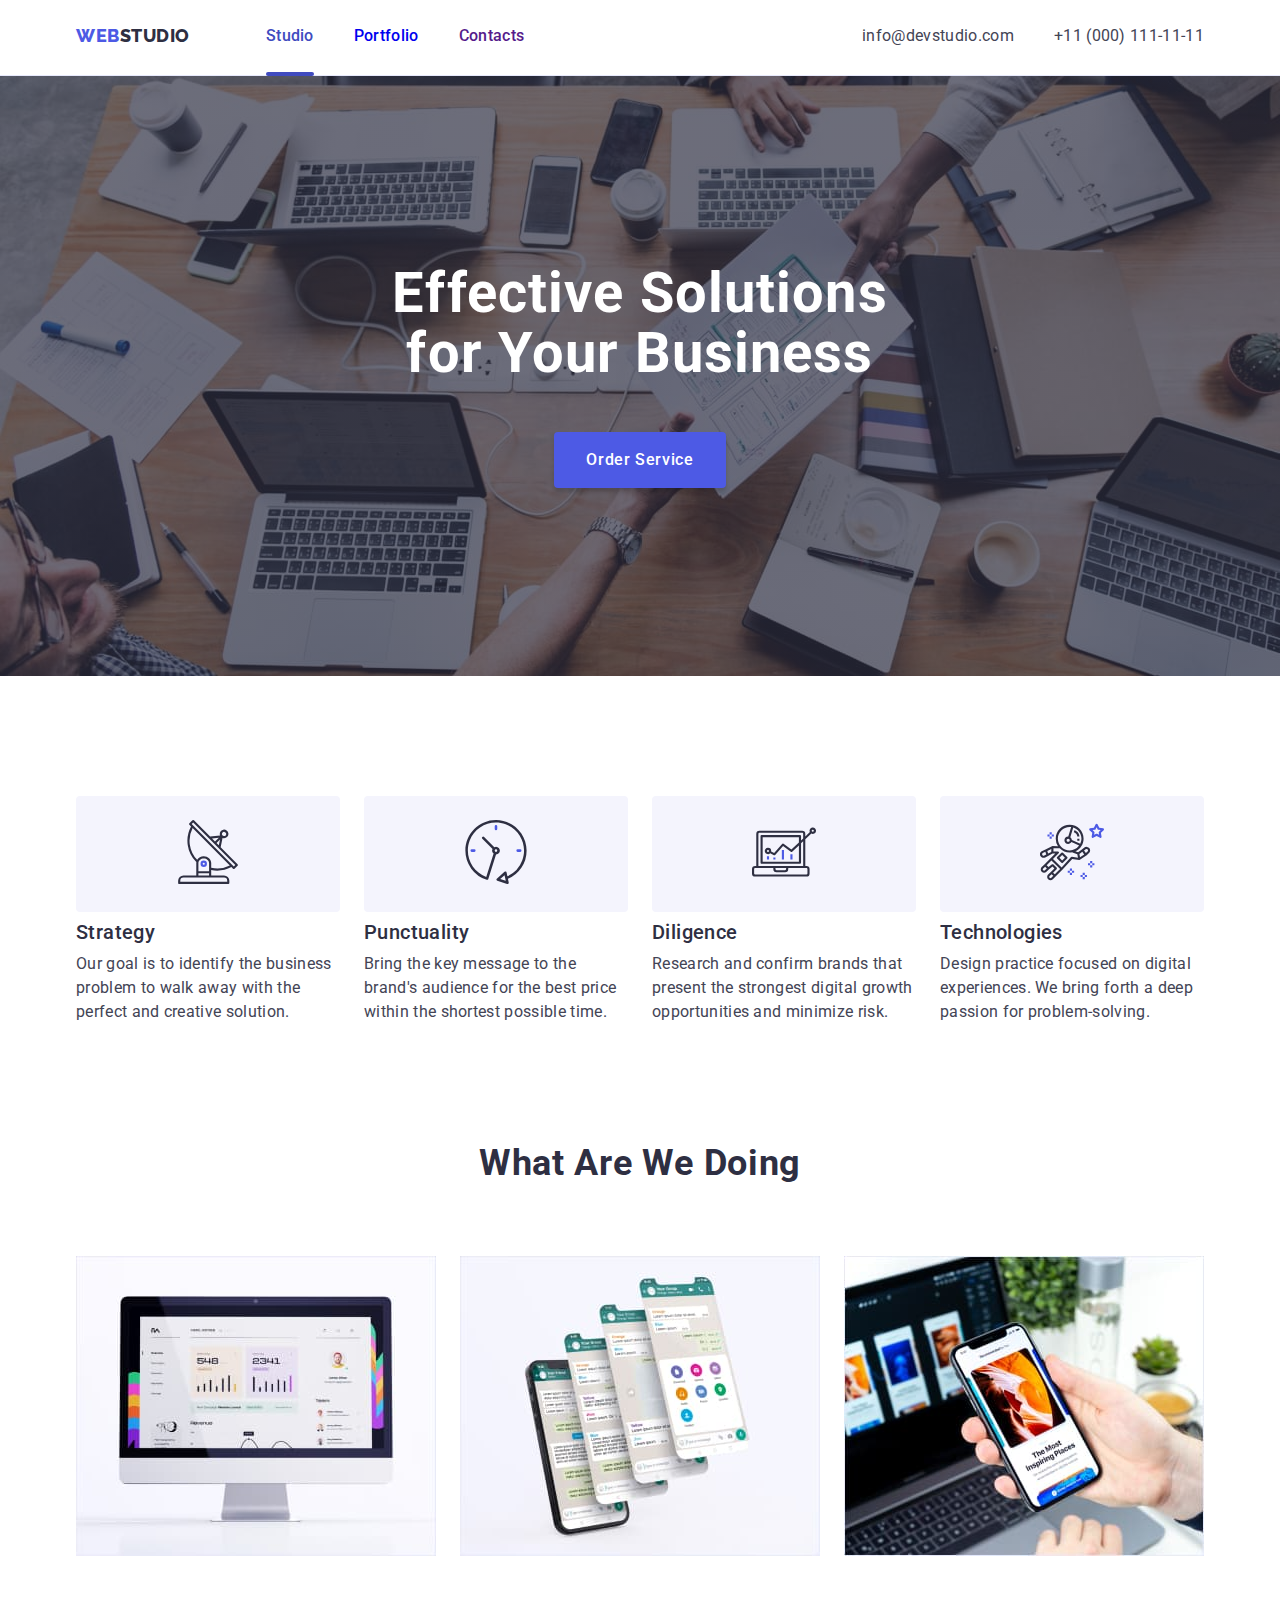
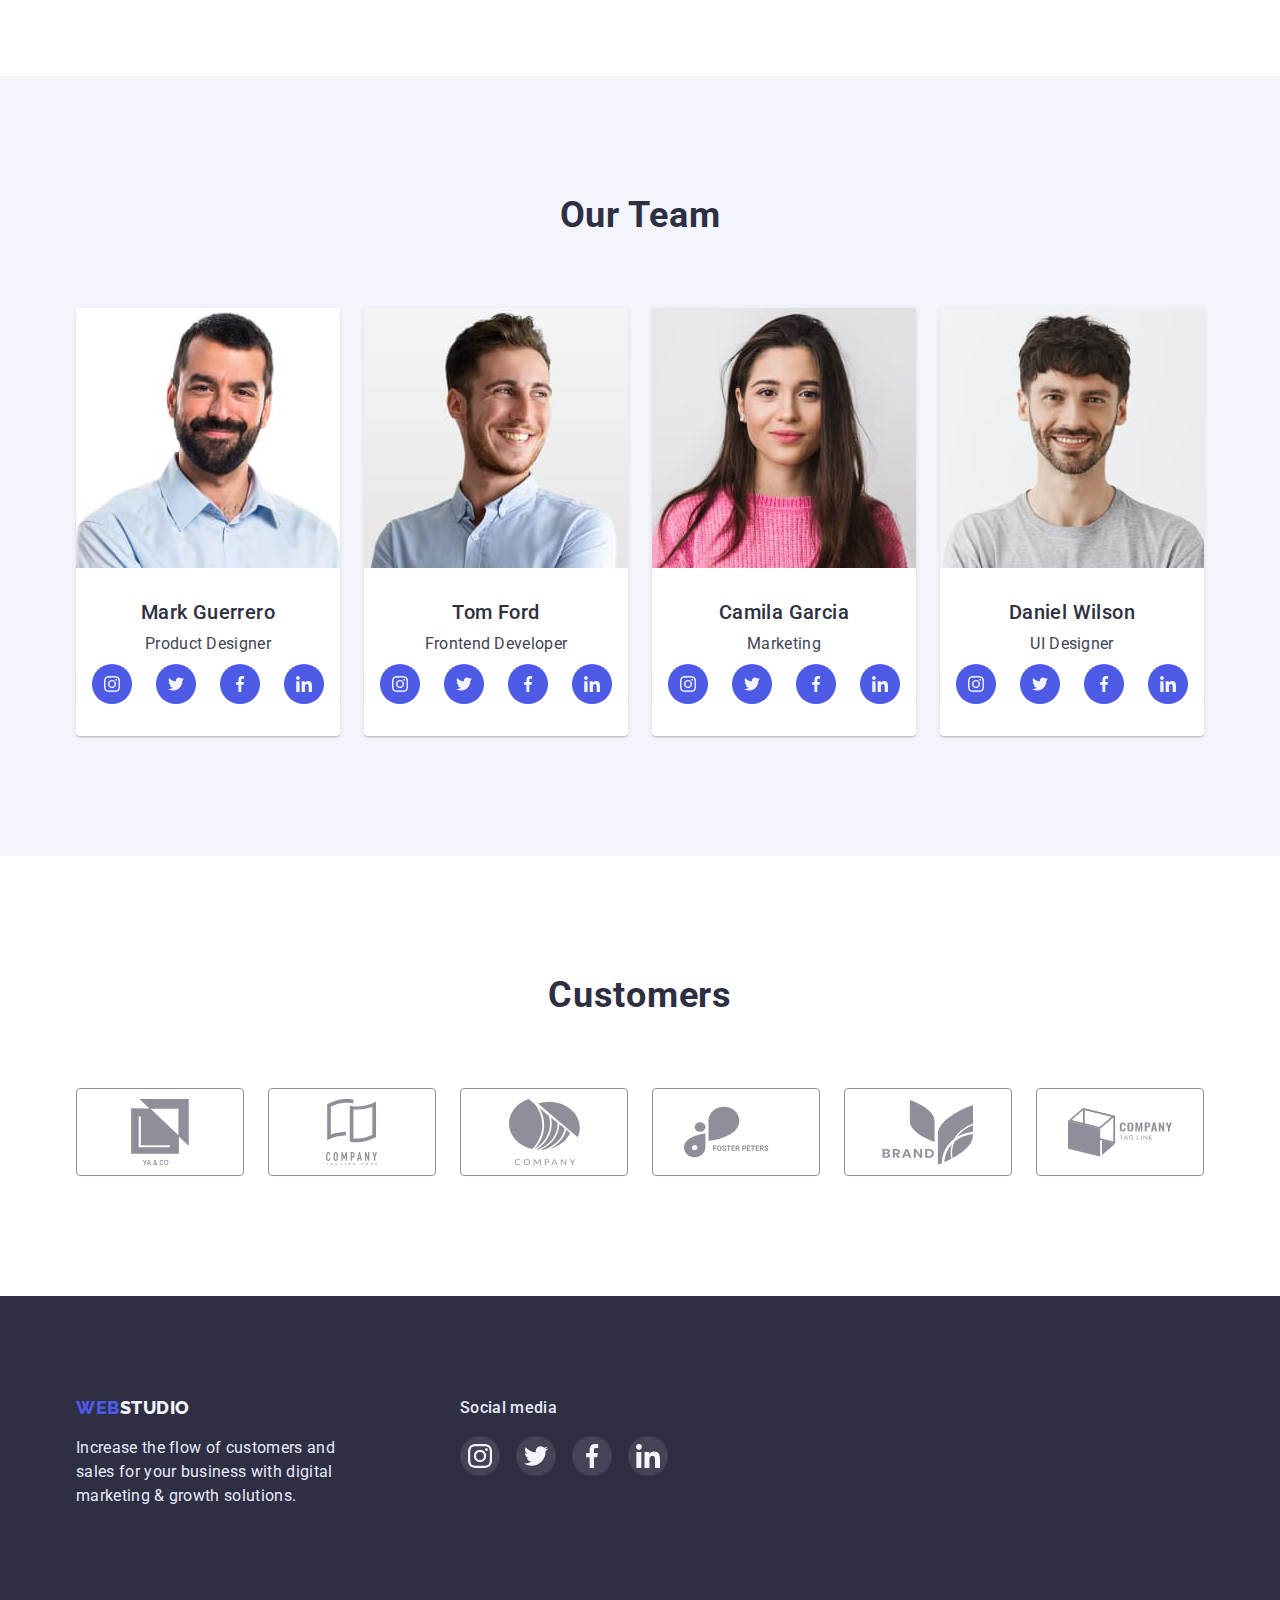
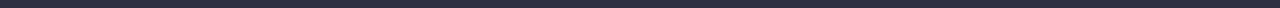
<file: index.html>
<!DOCTYPE html>
<html lang="en">
  <head>
    <meta charset="UTF-8" />
    <meta http-equiv="X-UA-Compatible" content="IE=edge" />
    <meta name="viewport" content="width=device-width, initial-scale=1.0" />
    <title>Studio</title>

    <!-- Fonts -->
    <link href="https://fonts.googleapis.com" rel="preconnect" />
    <link href="https://fonts.gstatic.com" rel="preconnect" crossorigin />
    <link
      href="https://fonts.googleapis.com/css2?family=Raleway:wght@800&family=Roboto:wght@400;500;700;900&display=swap"
      rel="stylesheet"
    />

    <!-- Modern Normalize -->
    <link
      href="https://cdn.jsdelivr.net/npm/modern-normalize@1.1.0/modern-normalize.min.css"
      rel="stylesheet"
    />

    <!-- Custome styles -->
    <link href="./css/styles.css" rel="stylesheet" />
  </head>
  <body>
    <!-- Header -->
    <header class="header">
      <div class="container container-header">
        <nav class="page-nav">
          <a class="logo link" href="index.html">Web<span class="logo-dark">Studio</span></a>
          <ul class="menu list">
            <li class="menu-item">
              <a class="menu-link link current" href="index.html">Studio</a>
            </li>
            <li class="menu-item">
              <a class="menu-link link" href="./portfolio.html">Portfolio</a>
            </li>
            <li class="menu-item">
              <a class="menu-link link" href>Contacts</a>
            </li>
          </ul>
        </nav>
        <ul class="contact">
          <li class="contact-item">
            <a class="contact-item link" href="mailto:info@devstudio.com">info@devstudio.com</a>
          </li>
          <li class="contact-item">
            <a class="contact-item link" href="tel:+110001111111">+11 (000) 111-11-11</a>
          </li>
        </ul>
      </div>
    </header>
    <main>
      <!--HERO-->
      <section class="hero">
        <div class="container container-hero">
          <h1 class="hero-title">Effective Solutions for Your Business</h1>
          <button class="modal-btn" data-modal-open type="button">Order Service</button>
        </div>
      </section>

      <!-- Feature -->
      <section>
        <div class="container">
          <h2 class="title visually-hidden">we are your best choice</h2>
          <ul class="list-feature">
            <li class="title-list">
              <div class="icon-bg">
                <svg class="feature-icon" width="64" height="64">
                  <use href="./images/icons.svg#antenna"></use>
                </svg>
              </div>

              <h3 class="subtitle">Strategy</h3>
              <p class="desc">
                Our goal is to identify the business problem to walk away with the perfect and
                creative solution.
              </p>
            </li>
            <li class="title-list">
              <div class="icon-bg">
                <svg class="feature-icon" width="64" height="64">
                  <use href="./images/icons.svg#clock"></use>
                </svg>
              </div>
              <h3 class="subtitle">Punctuality</h3>
              <p class="desc">
                Bring the key message to the brand's audience for the best price within the shortest
                possible time.
              </p>
            </li>
            <li class="title-list">
              <div class="icon-bg">
                <svg class="feature-icon" width="64" height="64">
                  <use href="./images/icons.svg#diagram"></use>
                </svg>
              </div>
              <h3 class="subtitle">Diligence</h3>
              <p class="desc">
                Research and confirm brands that present the strongest digital growth opportunities
                and minimize risk.
              </p>
            </li>
            <li class="title-list">
              <div class="icon-bg">
                <svg class="feature-icon" width="64" height="64">
                  <use href="./images/icons.svg#astronaut"></use>
                </svg>
              </div>
              <h3 class="subtitle">Technologies</h3>
              <p class="desc">
                Design practice focused on digital experiences. We bring forth a deep passion for
                problem-solving.
              </p>
            </li>
          </ul>
        </div>
      </section>

      <!-- what are we doing -->
      <section class="work">
        <div class="container">
          <h2 class="title-work title">What are we doing</h2>
          <ul class="list-work">
            <li>
              <img src="./images/img_1.jpg" alt="computer" width="360" height="300" />
            </li>
            <li>
              <img src="./images/img_2.jpg" alt="applications" width="360" height="300" />
            </li>
            <li>
              <img src="./images/img_3.jpg" alt="phone" width="360" height="300" />
            </li>
          </ul>
        </div>
      </section>

      <!-- Team -->
      <section class="team">
        <div class="container">
          <h2 class="section-title title">Our Team</h2>
          <ul class="list-team">
            <li class="item-team">
              <img src="./images/team_1.jpg" alt="Mark Guerrero" width="264" height="260" />
              <div class="container-team-desc">
                <h3 class="subtitle subtitle-team">Mark Guerrero</h3>
                <p class="desc name-team">Product Designer</p>
                <ul class="socials list">
                  <li class="socials-item">
                    <a
                      class="socials-link"
                      href="index.html"
                      aria-label="Instagram"
                      target="_blank"
                      rel="noopener nooreferrer"
                    >
                      <svg class="socials-icon" width="16" height="16">
                        <use href="./images/icons.svg#instagram"></use>
                      </svg>
                    </a>
                  </li>
                  <li class="socials-item">
                    <a
                      class="socials-link"
                      href="index.html"
                      aria-label="twitter"
                      target="_blank"
                      rel="noopener nooreferrer"
                    >
                      <svg class="socials-icon" width="16" height="16">
                        <use href="./images/icons.svg#twitter"></use>
                      </svg>
                    </a>
                  </li>
                  <li class="socials-item">
                    <a
                      class="socials-link"
                      href="index.html"
                      aria-label="facebook"
                      target="_blank"
                      rel="noopener nooreferrer"
                    >
                      <svg class="socials-icon" width="16" height="16">
                        <use href="./images/icons.svg#facebook"></use>
                      </svg>
                    </a>
                  </li>
                  <li class="socials-item">
                    <a
                      class="socials-link"
                      href="index.html"
                      aria-label="linkedin"
                      target="_blank"
                      rel="noopener nooreferrer"
                    >
                      <svg class="socials-icon" width="16" height="16">
                        <use href="./images/icons.svg#linkedin"></use>
                      </svg>
                    </a>
                  </li>
                </ul>
              </div>
            </li>
            <li class="item-team">
              <img src="./images/team_2.jpg" alt="Tom Ford" width="264" height="260" />
              <div class="container-team-desc">
                <h3 class="subtitle subtitle-team">Tom Ford</h3>
                <p class="desc name-team">Frontend Developer</p>
                <ul class="socials list">
                  <li class="socials-item">
                    <a
                      class="socials-link"
                      href="index.html"
                      aria-label="Instagram"
                      target="_blank"
                      rel="noopener nooreferrer"
                    >
                      <svg class="socials-icon" width="16" height="16">
                        <use href="./images/icons.svg#instagram"></use>
                      </svg>
                    </a>
                  </li>
                  <li class="socials-item">
                    <a
                      class="socials-link"
                      href="index.html"
                      aria-label="twitter"
                      target="_blank"
                      rel="noopener nooreferrer"
                    >
                      <svg class="socials-icon" width="16" height="16">
                        <use href="./images/icons.svg#twitter"></use>
                      </svg>
                    </a>
                  </li>
                  <li class="socials-item">
                    <a
                      class="socials-link"
                      href="index.html"
                      aria-label="facebook"
                      target="_blank"
                      rel="noopener nooreferrer"
                    >
                      <svg class="socials-icon" width="16" height="16">
                        <use href="./images/icons.svg#facebook"></use>
                      </svg>
                    </a>
                  </li>
                  <li class="socials-item">
                    <a
                      class="socials-link"
                      href="index.html"
                      aria-label="linkedin"
                      target="_blank"
                      rel="noopener nooreferrer"
                    >
                      <svg class="socials-icon" width="16" height="16">
                        <use href="./images/icons.svg#linkedin"></use>
                      </svg>
                    </a>
                  </li>
                </ul>
              </div>
            </li>
            <li class="item-team">
              <img src="./images/team_3.jpg" alt="Camila Garcia" width="264" height="260" />
              <div class="container-team-desc">
                <h3 class="subtitle subtitle-team">Camila Garcia</h3>
                <p class="desc name-team">Marketing</p>
                <ul class="socials list">
                  <li class="socials-item">
                    <a
                      class="socials-link"
                      href="index.html"
                      aria-label="Instagram"
                      target="_blank"
                      rel="noopener nooreferrer"
                    >
                      <svg class="socials-icon" width="16" height="16">
                        <use href="./images/icons.svg#instagram"></use>
                      </svg>
                    </a>
                  </li>
                  <li class="socials-item">
                    <a
                      class="socials-link"
                      href="index.html"
                      aria-label="twitter"
                      target="_blank"
                      rel="noopener nooreferrer"
                    >
                      <svg class="socials-icon" width="16" height="16">
                        <use href="./images/icons.svg#twitter"></use>
                      </svg>
                    </a>
                  </li>
                  <li class="socials-item">
                    <a
                      class="socials-link"
                      href="index.html"
                      aria-label="facebook"
                      target="_blank"
                      rel="noopener nooreferrer"
                    >
                      <svg class="socials-icon" width="16" height="16">
                        <use href="./images/icons.svg#facebook"></use>
                      </svg>
                    </a>
                  </li>
                  <li class="socials-item">
                    <a
                      class="socials-link"
                      href="index.html"
                      aria-label="linkedin"
                      target="_blank"
                      rel="noopener nooreferrer"
                    >
                      <svg class="socials-icon" width="16" height="16">
                        <use href="./images/icons.svg#linkedin"></use>
                      </svg>
                    </a>
                  </li>
                </ul>
              </div>
            </li>
            <li class="item-team">
              <img src="./images/team_4.jpg" alt="Daniel Wilson" width="264" height="260" />
              <div class="container-team-desc">
                <h3 class="subtitle subtitle-team">Daniel Wilson</h3>
                <p class="desc name-team">UI Designer</p>
                <ul class="socials list">
                  <li class="socials-item">
                    <a
                      class="socials-link"
                      href="index.html"
                      aria-label="Instagram"
                      target="_blank"
                      rel="noopener nooreferrer"
                    >
                      <svg class="socials-icon" width="16" height="16">
                        <use href="./images/icons.svg#instagram"></use>
                      </svg>
                    </a>
                  </li>
                  <li class="socials-item">
                    <a
                      class="socials-link"
                      href="index.html"
                      aria-label="twitter"
                      target="_blank"
                      rel="noopener nooreferrer"
                    >
                      <svg class="socials-icon" width="16" height="16">
                        <use href="./images/icons.svg#twitter"></use>
                      </svg>
                    </a>
                  </li>
                  <li class="socials-item">
                    <a
                      class="socials-link"
                      href="index.html"
                      aria-label="facebook"
                      target="_blank"
                      rel="noopener nooreferrer"
                    >
                      <svg class="socials-icon" width="16" height="16">
                        <use href="./images/icons.svg#facebook"></use>
                      </svg>
                    </a>
                  </li>
                  <li class="socials-item">
                    <a
                      class="socials-link"
                      href="index.html"
                      aria-label="linkedin"
                      target="_blank"
                      rel="noopener nooreferrer"
                    >
                      <svg class="socials-icon" width="16" height="16">
                        <use href="./images/icons.svg#linkedin"></use>
                      </svg>
                    </a>
                  </li>
                </ul>
              </div>
            </li>
          </ul>
        </div>
      </section>
      <!-- Customers -->
      <section>
        <div class="container customers">
          <h2 class="section-title title">Customers</h2>
          <ul class="customers-list">
            <li class="customers-item">
              <a
                class="customers-link"
                href="index.html"
                aria-label="client"
                target="_blank"
                rel="noopener nooreferrer"
              >
                <svg class="customers-icon" width="104" height="66">
                  <use href="./images/icons.svg#client"></use>
                </svg>
              </a>
            </li>
            <li>
              <a
                class="customers-link"
                href="index.html"
                aria-label="client"
                target="_blank"
                rel="noopener nooreferrer"
              >
                <svg class="customers-icon" width="104" height="66">
                  <use href="./images/icons.svg#client-1"></use>
                </svg>
              </a>
            </li>
            <li>
              <a
                class="customers-link"
                href="index.html"
                aria-label="client"
                target="_blank"
                rel="noopener nooreferrer"
              >
                <svg class="customers-icon" width="104" height="66">
                  <use href="./images/icons.svg#client-2"></use>
                </svg>
              </a>
            </li>
            <li>
              <a
                class="customers-link"
                href="index.html"
                aria-label="client"
                target="_blank"
                rel="noopener nooreferrer"
              >
                <svg class="customers-icon" width="104" height="66">
                  <use href="./images/icons.svg#client-3"></use>
                </svg>
              </a>
            </li>
            <li>
              <a
                class="customers-link"
                href="index.html"
                aria-label="client"
                target="_blank"
                rel="noopener nooreferrer"
              >
                <svg class="customers-icon" width="104" height="66">
                  <use href="./images/icons.svg#client-4"></use>
                </svg>
              </a>
            </li>
            <li>
              <a
                class="customers-link"
                href="index.html"
                aria-label="client"
                target="_blank"
                rel="noopener nooreferrer"
              >
                <svg class="customers-icon" width="104" height="66">
                  <use href="./images/icons.svg#client-5"></use>
                </svg>
              </a>
            </li>
          </ul>
        </div>
      </section>
    </main>
    <!-- footer -->
    <footer class="footer">
      <div class="container-footer container">
        <div class="logo-footer">
          <a class="logo link" href="index.html">Web<span class="logo-light">Studio</span></a>
          <p class="footer-desc">
            Increase the flow of customers and sales for your business with digital marketing &
            growth solutions.
          </p>
        </div>
        <div class="social-media">
          <p class="footer-social-desc">Social media</p>
          <div class="">
            <ul class="footer-social">
              <li class="footer-socials-item">
                <a
                  class="footer-social-link"
                  href="index.html"
                  aria-label="Instagram"
                  target="_blank"
                  rel="noopener nooreferrer"
                >
                  <svg class="footer-socials-icon" width="24" height="24">
                    <use href="./images/icons.svg#instagram"></use>
                  </svg>
                </a>
              </li>
              <li class="footer-socials-item">
                <a
                  class="footer-social-link"
                  href="index.html"
                  aria-label="twitter"
                  target="_blank"
                  rel="noopener nooreferrer"
                >
                  <svg class="socials-icon" width="24" height="24">
                    <use href="./images/icons.svg#twitter"></use>
                  </svg>
                </a>
              </li>
              <li class="footer-socials-item">
                <a
                  class="footer-social-link"
                  href="index.html"
                  aria-label="facebook"
                  target="_blank"
                  rel="noopener nooreferrer"
                >
                  <svg class="socials-icon" width="24" height="24">
                    <use href="./images/icons.svg#facebook"></use>
                  </svg>
                </a>
              </li>
              <li class="footer-socials-item">
                <a
                  class="footer-social-link"
                  href="index.html"
                  aria-label="linkedin"
                  target="_blank"
                  rel="noopener nooreferrer"
                >
                  <svg class="socials-icon" width="24" height="24">
                    <use href="./images/icons.svg#linkedin"></use>
                  </svg>
                </a>
              </li>
            </ul>
          </div>
        </div>
      </div>
    </footer>

    <div class="backdrop is-hidden" data-modal>
      <div class="modal">
        <button class="modal-btn-close" data-modal-close>
          <svg class="modal-btn-vector" width="8" height="8">
            <use href="./images/icons.svg#vector"></use>
          </svg>
        </button>
      </div>
    </div>
    <script src="./js/modal.js"></script>
  </body>
</html>
</file>
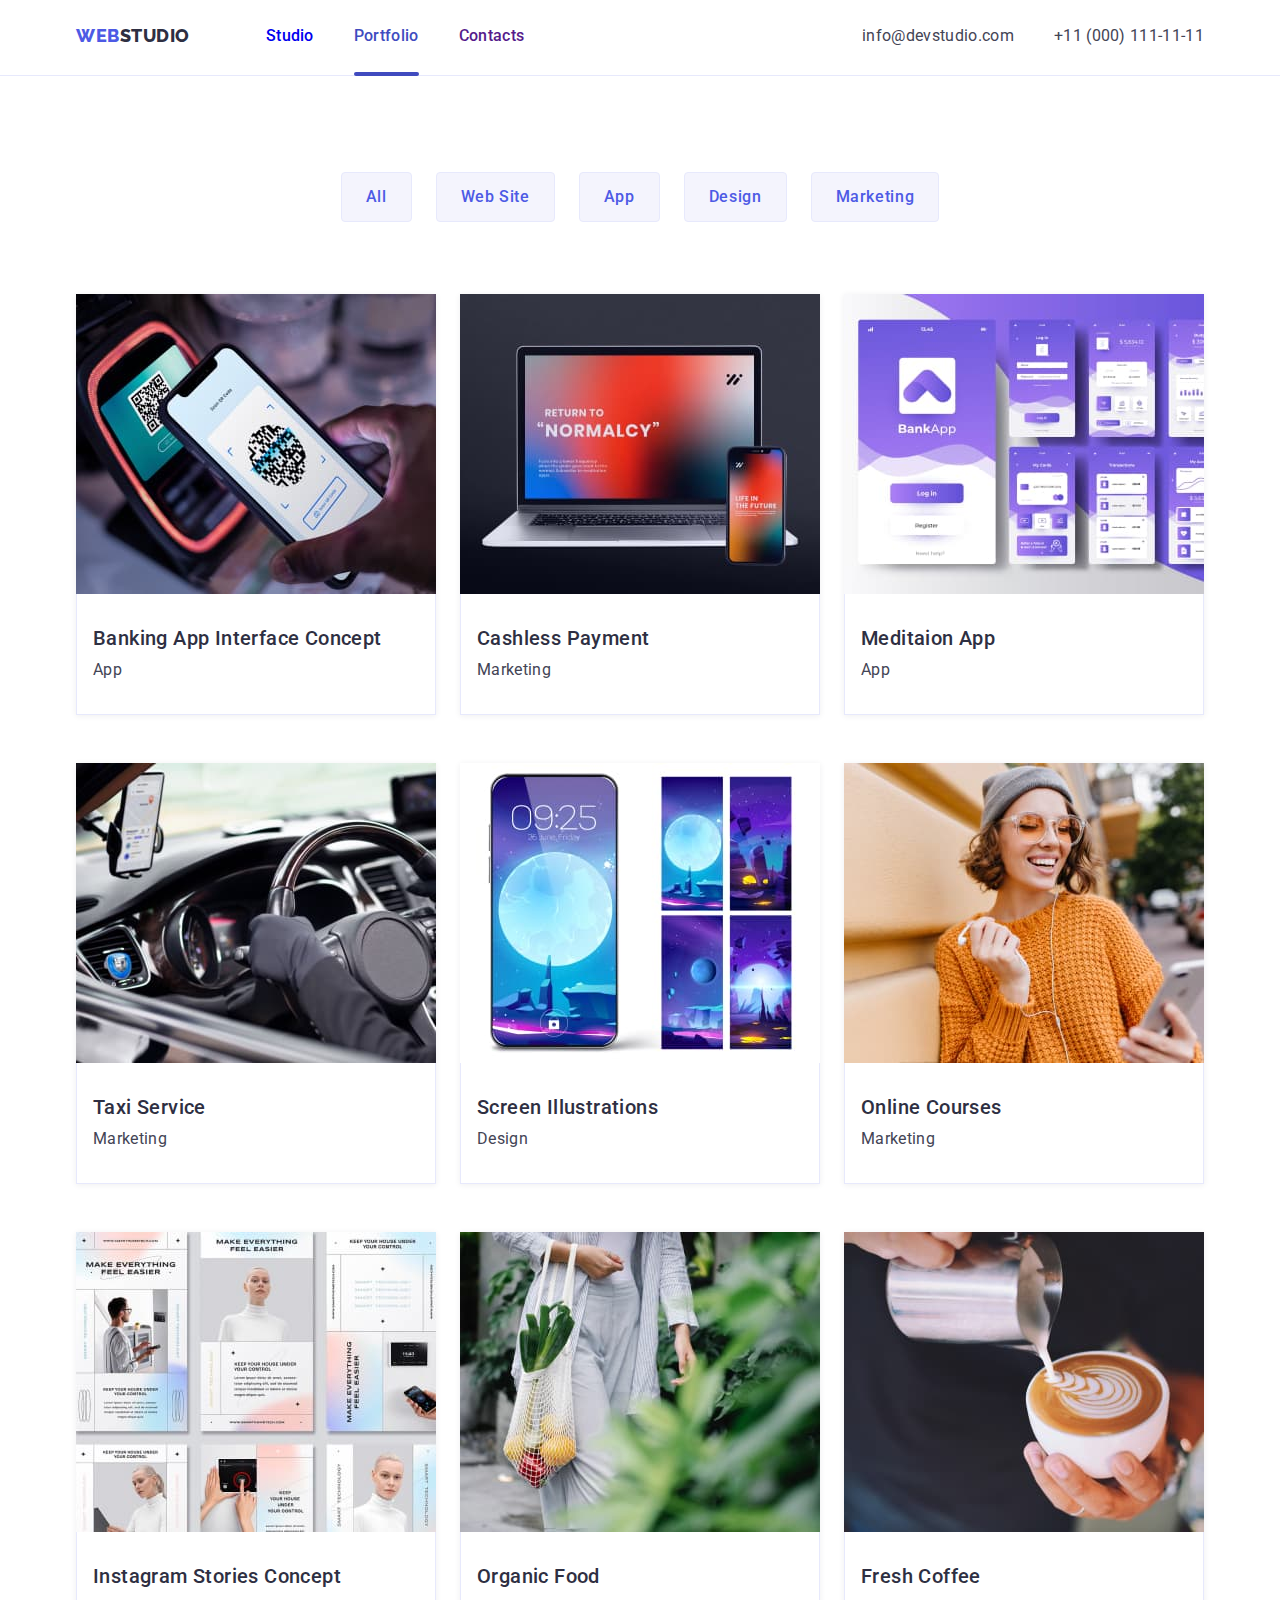
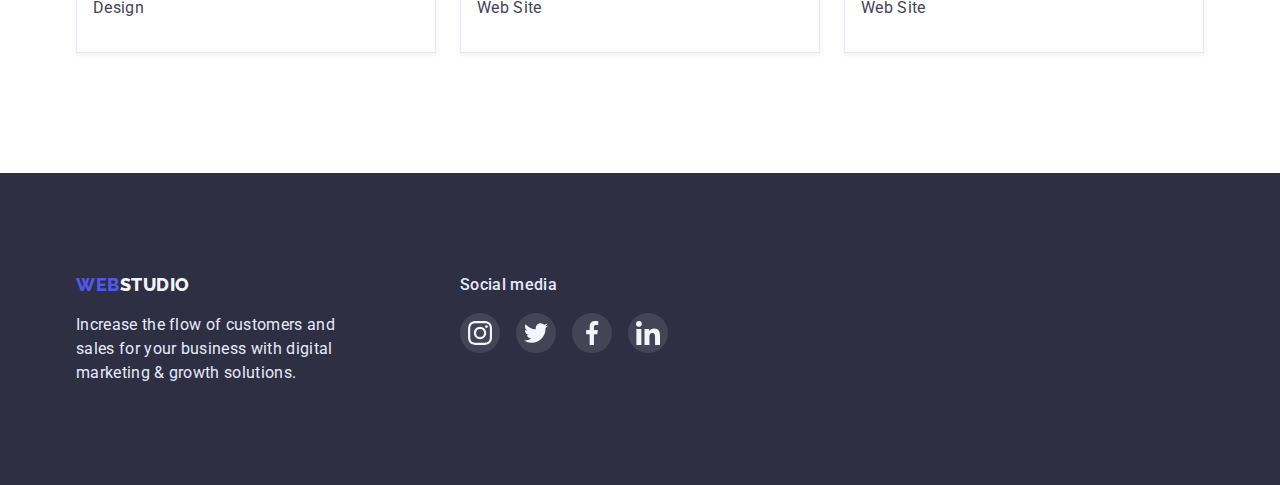
<file: portfolio.html>
<!DOCTYPE html>
<html lang="en">
  <head>
    <meta charset="UTF-8" />
    <meta http-equiv="X-UA-Compatible" content="IE=edge" />
    <meta name="viewport" content="width=device-width, initial-scale=1.0" />
    <title>Portfolio</title>

    <!-- Fonts -->
    <link href="https://fonts.googleapis.com" rel="preconnect" />
    <link href="https://fonts.gstatic.com" rel="preconnect" crossorigin />
    <link
      href="https://fonts.googleapis.com/css2?family=Raleway:wght@700&family=Roboto:wght@400;500;700;900&display=swap"
      rel="stylesheet"
    />

    <!-- Modern Normalize -->
    <link
      href="https://cdn.jsdelivr.net/npm/modern-normalize@1.1.0/modern-normalize.min.css"
      rel="stylesheet"
    />

    <!-- Custome styles -->
    <link href="./css/styles.css" rel="stylesheet" />
  </head>
  <body>
    <!-- Header -->
    <header class="header">
      <div class="container container-header">
        <nav class="page-nav">
          <a class="logo link" href="index.html">Web<span class="logo-dark">Studio</span></a>
          <ul class="menu list">
            <li class="menu-item">
              <a class="menu-link link" href="index.html">Studio</a>
            </li>
            <li class="menu-item">
              <a class="menu-link link current" href="./portfolio.html">Portfolio</a>
            </li>
            <li class="menu-item">
              <a class="menu-link link" href>Contacts</a>
            </li>
          </ul>
        </nav>
        <ul class="contact">
          <li class="contact-item">
            <a class="contact-item link" href="mailto:info@devstudio.com">info@devstudio.com</a>
          </li>
          <li class="contact-item">
            <a class="contact-item link" href="tel:+110001111111">+11 (000) 111-11-11</a>
          </li>
        </ul>
      </div>
    </header>
    <main>
      <!--Filter-->
      <section class="section-portfolio">
        <div class="container">
          <h2 class="visually-hidden">filter</h2>
          <ul class="list-filter">
            <li>
              <button class="nav-portfolio" type="button">All</button>
            </li>
            <li>
              <button class="nav-portfolio" type="button">Web Site</button>
            </li>
            <li>
              <button class="nav-portfolio" type="button">App</button>
            </li>
            <li>
              <button class="nav-portfolio" type="button">Design</button>
            </li>
            <li>
              <button class="nav-portfolio" type="button">Marketing</button>
            </li>
          </ul>

          <!--Portfolio-->

          <!-- <div class="container-portfolio container"> -->
          <h1 class="visually-hidden">Portfolio</h1>
          <ul class="list-portfolio">
            <li>
              <a class="link-portfolio" href="./portfolio.html">
                <div class="portfolio-submenu">
                  <p class="desc desc-submenu">
                    14 Stylish and User-Friendly App Design Concepts · Task Manager App · Calorie
                    Tracker App · Exotic Fruit Ecommerce App · Cloud Storage App
                  </p>
                  <img
                    src="./images/Banking.jpg"
                    alt="Banking App Interface Concept"
                    width="360"
                    height="300"
                  />
                </div>
                <div class="wrapper-portfolio">
                  <h2 class="subtitle-portfolio subtitle">Banking App Interface Concept</h2>
                  <p class="desc-portfolio desc">App</p>
                </div>
              </a>
            </li>
            <li>
              <a class="link-portfolio" href="./portfolio.html">
                <div class="portfolio-submenu">
                  <p class="desc desc-submenu">
                    14 Stylish and User-Friendly App Design Concepts · Task Manager App · Calorie
                    Tracker App · Exotic Fruit Ecommerce App · Cloud Storage App
                  </p>
                  <img
                    src="./images/Cashless.jpg"
                    alt="Cashless Payment"
                    width="360"
                    height="300"
                  />
                </div>
                <div class="wrapper-portfolio">
                  <h2 class="subtitle-portfolio subtitle">Cashless Payment</h2>
                  <p class="desc-portfolio desc">Marketing</p>
                </div>
              </a>
            </li>
            <li>
              <a class="link-portfolio" href="./portfolio.html">
                <div class="portfolio-submenu">
                  <p class="desc desc-submenu">
                    14 Stylish and User-Friendly App Design Concepts · Task Manager App · Calorie
                    Tracker App · Exotic Fruit Ecommerce App · Cloud Storage App
                  </p>
                  <img src="./images/Meditaion.jpg" alt="Meditaion App" width="360" height="300" />
                </div>
                <div class="wrapper-portfolio">
                  <h2 class="subtitle-portfolio subtitle">Meditaion App</h2>
                  <p class="desc-portfolio desc">App</p>
                </div>
              </a>
            </li>
            <li>
              <a class="link-portfolio" href="./portfolio.html">
                <div class="portfolio-submenu">
                  <p class="desc desc-submenu">
                    14 Stylish and User-Friendly App Design Concepts · Task Manager App · Calorie
                    Tracker App · Exotic Fruit Ecommerce App · Cloud Storage App
                  </p>
                  <img src="./images/Taxi.jpg" alt="Taxi Service" width="360" height="300" />
                </div>
                <div class="wrapper-portfolio">
                  <h2 class="subtitle-portfolio subtitle">Taxi Service</h2>
                  <p class="desc-portfolio desc">Marketing</p>
                </div>
              </a>
            </li>
            <li>
              <a class="link-portfolio" href="./portfolio.html">
                <div class="portfolio-submenu">
                  <p class="desc desc-submenu">
                    14 Stylish and User-Friendly App Design Concepts · Task Manager App · Calorie
                    Tracker App · Exotic Fruit Ecommerce App · Cloud Storage App
                  </p>
                  <img
                    src="./images/Screen.jpg"
                    alt="Screen Illustrations"
                    width="360"
                    height="300"
                  />
                </div>
                <div class="wrapper-portfolio">
                  <h2 class="subtitle-portfolio subtitle">Screen Illustrations</h2>
                  <p class="desc-portfolio desc">Design</p>
                </div>
              </a>
            </li>
            <li>
              <a class="link-portfolio" href="./portfolio.html">
                <div class="portfolio-submenu">
                  <p class="desc desc-submenu">
                    14 Stylish and User-Friendly App Design Concepts · Task Manager App · Calorie
                    Tracker App · Exotic Fruit Ecommerce App · Cloud Storage App
                  </p>
                  <img src="./images/Online.jpg" alt="Online Courses" width="360" height="300" />
                </div>
                <div class="wrapper-portfolio">
                  <h2 class="subtitle-portfolio subtitle">Online Courses</h2>
                  <p class="desc-portfolio desc">Marketing</p>
                </div>
              </a>
            </li>
            <li>
              <a class="link-portfolio" href="./portfolio.html">
                <div class="portfolio-submenu">
                  <p class="desc desc-submenu">
                    14 Stylish and User-Friendly App Design Concepts · Task Manager App · Calorie
                    Tracker App · Exotic Fruit Ecommerce App · Cloud Storage App
                  </p>
                  <img
                    src="./images/Instagram.jpg"
                    alt="Instagram Stories Concept"
                    width="360"
                    height="300"
                  />
                </div>
                <div class="wrapper-portfolio">
                  <h2 class="subtitle-portfolio subtitle">Instagram Stories Concept</h2>
                  <p class="desc-portfolio desc">Design</p>
                </div>
              </a>
            </li>
            <li>
              <a class="link-portfolio" href="./portfolio.html">
                <div class="portfolio-submenu">
                  <p class="desc desc-submenu">
                    14 Stylish and User-Friendly App Design Concepts · Task Manager App · Calorie
                    Tracker App · Exotic Fruit Ecommerce App · Cloud Storage App
                  </p>
                  <img src="./images/Organic.jpg" alt="Organic Food" width="360" height="300" />
                </div>
                <div class="wrapper-portfolio">
                  <h2 class="subtitle-portfolio subtitle">Organic Food</h2>
                  <p class="desc-portfolio desc">Web Site</p>
                </div>
              </a>
            </li>
            <li>
              <a class="link-portfolio" href="./portfolio.html">
                <div class="portfolio-submenu">
                  <p class="desc desc-submenu">
                    14 Stylish and User-Friendly App Design Concepts · Task Manager App · Calorie
                    Tracker App · Exotic Fruit Ecommerce App · Cloud Storage App
                  </p>
                  <img src="./images/Coffee.jpg" alt="Fresh Coffee" width="360" height="300" />
                </div>
                <div class="wrapper-portfolio">
                  <h2 class="subtitle-portfolio subtitle">Fresh Coffee</h2>
                  <p class="desc-portfolio desc">Web Site</p>
                </div>
              </a>
            </li>
          </ul>
        </div>
      </section>
    </main>
    <!-- footer -->
    <footer class="footer">
      <div class="container-footer container">
        <div class="logo-footer">
          <a class="logo link" href="index.html">Web<span class="logo-light">Studio</span></a>
          <p class="footer-desc">
            Increase the flow of customers and sales for your business with digital marketing &
            growth solutions.
          </p>
        </div>
        <div class="social-media">
          <p class="footer-social-desc">Social media</p>
          <div class="">
            <ul class="footer-social">
              <li class="footer-socials-item">
                <a
                  class="footer-social-link"
                  href="index.html"
                  aria-label="Instagram"
                  target="_blank"
                  rel="noopener nooreferrer"
                >
                  <svg class="footer-socials-icon" width="24" height="24">
                    <use href="./images/icons.svg#instagram"></use>
                  </svg>
                </a>
              </li>
              <li class="footer-socials-item">
                <a
                  class="footer-social-link"
                  href="index.html"
                  aria-label="twitter"
                  target="_blank"
                  rel="noopener nooreferrer"
                >
                  <svg class="socials-icon" width="24" height="24">
                    <use href="./images/icons.svg#twitter"></use>
                  </svg>
                </a>
              </li>
              <li class="footer-socials-item">
                <a
                  class="footer-social-link"
                  href="index.html"
                  aria-label="facebook"
                  target="_blank"
                  rel="noopener nooreferrer"
                >
                  <svg class="socials-icon" width="24" height="24">
                    <use href="./images/icons.svg#facebook"></use>
                  </svg>
                </a>
              </li>
              <li class="footer-socials-item">
                <a
                  class="footer-social-link"
                  href="index.html"
                  aria-label="linkedin"
                  target="_blank"
                  rel="noopener nooreferrer"
                >
                  <svg class="socials-icon" width="24" height="24">
                    <use href="./images/icons.svg#linkedin"></use>
                  </svg>
                </a>
              </li>
            </ul>
          </div>
        </div>
      </div>
    </footer>
  </body>
</html>
</file>
<file: css/styles.css>
:root {
    --primary-text-color: #434455;
    --secondary-text-color: #E7E9FC;
    --title-text-color: #2E2F42;
    --primary-white-color: #ffffff;
    --secondary-bg-color: #F4F4FD;
    --accent-color: #404BBF;
    --secondary-accent-color: #4D5AE5;
    --logo-secondary-color: #F4F4FD;
    --link-bg-footer: #31D0AA;
    --primary-bg-customers: #8E8F99;
    --modal-bg: #fcfcfc;
    --timing-function: cubic-bezier(0.4, 0, 0.2, 1);
    --bg-backdrop: rgba(46, 47, 66, 0.4);
    --black-col: #000000;
}

body {
    background-color: var(--primary-white-color);
    color: var(--primary-text-color);
    font-size: 16px;
    font-family: 'Roboto', sans-serif;
    letter-spacing: 0.02em;
}


/**
  |============================
  | main
  |============================
*/
.title {
    color: var(--title-text-color);
    font-weight: 700;
    font-size: 36px;
    line-height: 1.11;
    letter-spacing: 0.02em;
    text-align: center;
    text-transform: capitalize;
} 

.subtitle {
    margin-bottom: 8px;
    color: var(--title-text-color);
    font-weight: 500;
    font-size: 20px;
    line-height: 1.2;
    letter-spacing: 0.02em;
}

.desc {
    color: var(--primary-text-color);
    font-size: 16px;
    line-height: 1.5;
    letter-spacing: 0.02em;
}


/* reset start */

h1, h2, h3, h4, h5, h6, p {
    margin: 0;
}

img {
    display: block;
    max-width: 100%;
    height: auto;
}

button {
    display: block;
    border: none;
    border-radius: 4px;
    cursor: pointer;
}

ul, ol {
    margin: 0;
    padding: 0;
    list-style: none;
}

a {
    text-decoration: none;
}

section {
    padding: 120px 0;
}

.container {
    width: 1158px;
    margin: 0 auto;
    padding: 0 15px;
}

/* .link {
    text-decoration: none;
} */
/* reset end */


.visually-hidden {
    position: absolute;
    overflow: hidden;
    clip: rect(0 0 0 0);
    width: 1px;
    height: 1px;
    margin: -1px;
    padding: 0;
    border: 0;
    white-space: nowrap;
    clip-path: inset(100%);
}


/**
  |============================
  | header
  |============================
*/
.header {
    height: 76px;
    border-bottom: 1px solid var(--secondary-text-color);
}

.container-header {
    display: flex;
    align-items: center;
}

.page-nav {
    display: flex;
    align-items: center;  
}


/**
  |============================
  | header-logo
  |============================
*/
.logo {
    margin-right: 76px;
    color: var(--secondary-accent-color);
    font-weight: 800;
    font-size: 18px;
    font-family: 'Raleway';
    line-height: 1.33;
    letter-spacing: 0.03em;
    text-transform: uppercase;
}

.logo-dark {
    color: var(--title-text-color);
}


/**
  |============================
  | header-nav
  |============================
*/
.menu {
    display: flex;
    gap: 40px;
}

.menu-link {
    position: relative;
    padding-top: 24px;
    padding-bottom: 31px;
    background-color:inherit;
    font-weight: 500;
    font-size: 16px;
    line-height: 1.5;
    letter-spacing: 0.02em; 
}

.menu-item .link.current {
    color: var(--accent-color);
    
}

.menu-link:hover,
.menu-link:focus {
    color: var(--accent-color);
}


/**
  |============================
  | header-nav-underline
  |============================
*/
.menu-link.current::after {
    content: "";
    position: absolute;
    bottom: 0;
    left: 0;
    width: 100%;
    height: 4px;
    border-radius: 2px;
    background-color: var(--accent-color);
    transition: background-color 250ms var(--timing-function); 
}

.menu-link:hover::after {
   width: 100%;   
}


/**
  |============================
  | mailto-tel
  |============================
*/
.contact {
    display: flex;
    gap: 40px;
    align-items: center; 
    margin-left: auto;  
}

.contact-item {
    padding-top: 24px;
    padding-bottom: 24px;
    color: var(--primary-text-color);
    font-size: 16px;
    line-height: 1.5;
    letter-spacing: 0.02em;
}

.contact-item:hover,
.contact-item:focus {
    color: var(--accent-color);
}


/**
  |============================
  | hero
  |============================
*/
.hero {
    max-width: 1440px;
    height: 600px;
    margin: 0 auto;
    padding: 188px 0;
    background-color: var(--title-text-color);
    background-image: linear-gradient(rgba(46, 47, 66, 0.7), rgba(46, 47, 66, 0.7)), url(../images/people-office.jpg);
    background-repeat: no-repeat;
    text-align: center;
}

.hero-title {
    width: 496px;
    margin-right: auto;
    margin-bottom: 48px;
    margin-left: auto;
    color: var(--primary-white-color);
    font-weight: 700;
    font-size: 56px;
    line-height: 1.07;
    letter-spacing: 0.02em;
    text-align: center;
}


/**
  |============================
  | modal btn hero
  |============================
*/
.modal-btn {
    align-items: center;
    min-width: 169px;
    margin-right: auto;
    margin-left: auto;
    padding: 16px 32px;
    background-color: var(--secondary-accent-color);
    color: var(--primary-white-color);
    box-shadow: 0px 4px 4px rgba(0, 0, 0, 0.15);
    font-weight: 500;
    font-size: 16px;
    line-height: 1.5;
    letter-spacing: 0.04em;
    transition: background-color 250ms var(--timing-function);
}

.modal-btn:hover,
.modal-btn:focus {
    background-color: var(--accent-color);
}


/**
  |============================
  | feature
  |============================
*/
.list-feature {
   display: flex;
   gap: 24px;  
}

.icon-bg {
    max-width: 264px;
    margin-bottom: 8px;
    padding: 24px 100px;
    border-radius: 4px;
    background-color: var(--logo-secondary-color);
}


/**
  |============================
  | what are we doing
  |============================
*/
.work {
    padding-top: 0;
}

.title-work {
    margin-bottom: 72px;
}

.list-work {
    display: flex;
    flex-wrap: wrap;
    gap: 24px;
    justify-content: center;
}


/**
  |============================
  | team
  |============================
*/
.team {
    background-color: var(--secondary-bg-color);
} 

.section-title {
    margin-bottom: 72px;
}

.subtitle-team {
    margin-bottom: 8px;
}

.list-team {
    display: flex;
    gap: 24px;
    justify-content: center;
}

.item-team {
    border-radius: 0px 0px 4px 4px;
    background-color: var(--primary-white-color);
    box-shadow: 0px 1px 6px rgba(46, 47, 66, 0.08), 0px 1px 1px rgba(46, 47, 66, 0.16), 0px 2px 1px rgba(46, 47, 66, 0.08);
    text-align: center;
}

.container-team-desc {
    padding: 32px 16px;
}

.name-team {
    margin-bottom: 8px;
}

.socials {
    display: flex;
    gap: 24px;
    justify-content: center;
}

.socials-link {
    display: flex;
    justify-content: center;
    align-items: center;
    width: 40px;
    height: 40px;
    border-radius: 50%;
    background-color: var(--secondary-accent-color);
    color: var(--logo-secondary-color);
    transition: background-color 250ms var(--timing-function);
}

.socials-link:hover,
.socials-link:focus {
background-color: var(--accent-color);
}

.socials-icon {
    fill: var(--logo-secondary-color);
}


/**
  |============================
  | nav-portfolio
  |============================
*/
.section-portfolio {
    padding-top: 96px;
}

.list-filter {
    display: flex;
    flex-direction: row;
    gap: 24px;
    justify-content: center;
    align-items: center;
    margin-bottom: 72px;
}

.nav-portfolio {
    padding: 12px 24px;
    border: 1px solid var(--secondary-text-color);
    border-radius: 4px;
    background-color: var(--secondary-bg-color);
    color: var(--secondary-accent-color);
    font-weight: 500;
    font-size: 16px;
    font-family: inherit;
    line-height: 1.5;
    letter-spacing: 0.04em;
    text-align: center;
    cursor: pointer;
    transition: background-color 250ms var(--timing-function), color 250ms var(--timing-function), box-shadow 250ms var(--timing-function);
}

.nav-portfolio:hover,
.nav-portfolio:focus {
    background-color: var(--accent-color);
    color: var(--primary-white-color);
    box-shadow: 0px 3px 1px rgba(0, 0, 0, 0.1), 0px 2px 1px rgba(0, 0, 0, 0.08), 0px 2px 2px rgba(0, 0, 0, 0.12);

}


/**
  |============================
  | list portfolio
  |============================
*/
.list-portfolio {
    display: flex;
    flex-wrap: wrap;
    row-gap: 48px;
    justify-content: center;
    align-items: center;
    column-gap: 24px;
}

.link-portfolio {
    display: block;
    box-shadow: 0px 1px 6px rgba(46, 47, 66, 0.08);
    transition: box-shadow 250ms var(--timing-function);
    
}

.link-portfolio:hover,
.link-portfolio:focus {
    box-shadow: 0px 1px 6px rgba(46, 47, 66, 0.08), 0px 1px 1px rgba(46, 47, 66, 0.16), 0px 2px 1px rgba(46, 47, 66, 0.08);
}

.wrapper-portfolio {
    padding: 32px 16px;
    border: 1px solid var(--secondary-text-color);
    border-top: none;
}


/**
  |============================
  | overlay portfolio
  |============================
*/
.portfolio-submenu {
    position: relative;
    overflow: hidden;
}

.desc-submenu {
    position: absolute;
    top: 0;
    left: 0;
    width: 100%;
    height: 100%;
    padding: 40px 32px 0 32px;
    background-color: var(--secondary-accent-color);
    color: var(--logo-secondary-color);
    transform: translate(0, 100%);
    transition: transform 250ms var(--timing-function);
}

.link-portfolio:hover .desc-submenu,
.link-portfolio:focus .desc-submenu {
    transform: translate(0, 0);
}


/**
  |============================
  | customers
  |============================
*/
.customers-list {
    display: flex;
    flex-direction: row;
    gap: 24px;
}

.customers-link {
    display: flex;
    justify-content: center;
    align-items: center;
    width: 168px;
    height: 88px;
    border: 1px solid currentColor;
    border-radius: 4px;
    color: var(--primary-bg-customers);
    transition: color 250ms var(--timing-function);
}

.customers-icon {
    fill: currentColor;
}

.customers-link:hover,
.customers-link:focus {
    color: var(--accent-color);
}


/**
  |============================
  | footer
  |============================
*/
.footer {
    padding: 100px 0;
    background-color: var(--title-text-color);
}

.container-footer {
    display: flex;
}

 .social-media {
    margin-left: 120px;
}

.footer-social-link {
    display: flex;
    justify-content: center;
    align-items: center;
    width: 40px;
    height: 40px;
    border-radius: 50%;
    background-color: rgba(255, 255, 255, 0.1);
    fill: var(--logo-secondary-color);
    transition: background-color 250ms var(--timing-function);
}

.footer-social {
    display: flex;
    flex-direction: row;
    gap: 16px;
}

.footer-social-link:hover,
.footer-social-link:focus {
    background-color: var(--link-bg-footer);
}

.logo-light {
    color: var(--logo-secondary-color);
}

.footer-desc {
    max-width: 264px;
    margin-top: 16px;
    color: var(--secondary-text-color);
    font-weight: 400;
    font-size: 16px;
    line-height: 1.5;
    letter-spacing: 0.02em;
}

.footer-social-desc {
    margin-bottom: 16px;
    color: var(--secondary-text-color);
    font-weight: 500;
    font-size: 16px;
    line-height: 1.5;
    letter-spacing: 0.02em;
}


/**
  |============================
  | modal
  |============================
*/
.backdrop {
    position: fixed;
    top: 0;
    left: 0;
    width: 100%;
    height: 100%;
    background-color: var(--bg-backdrop);
    opacity: 1;
    transition: opacity 250ms var(--timing-function);
}

.backdrop.is-hidden {
    opacity: 0;
    pointer-events: none;   
}

.modal {
    position: absolute;
    top: 50%;
    left: 50%;
    width: 408px;
    height: 584px;
    border-radius: 4px;
    background-color: var(--modal-bg);
    transform: translate(-50%, -50%);
    
}

.modal-btn-close {
    position: absolute;
    top: 24px;
    right: 24px;
    width: 24px;
    height: 24px;
    border: 1px solid rgba(0, 0, 0, 0.1);
    border-radius: 50%;
    background-color: var(--secondary-text-color); 
    fill: var(--black-col);
    transition: background-color 250ms var(--timing-function), fill 250ms var(--timing-function);
}

.modal-btn-close:hover, 
.modal-btn-close:focus {
   background-color:var(--accent-color);
   fill: var(--primary-white-color); 
}

.modal-btn-vector {
    position: absolute;
    top: 33.33%;
    right: 33.33%;
    bottom: 33.33%;
    left: 33.33%;
}
</file>
